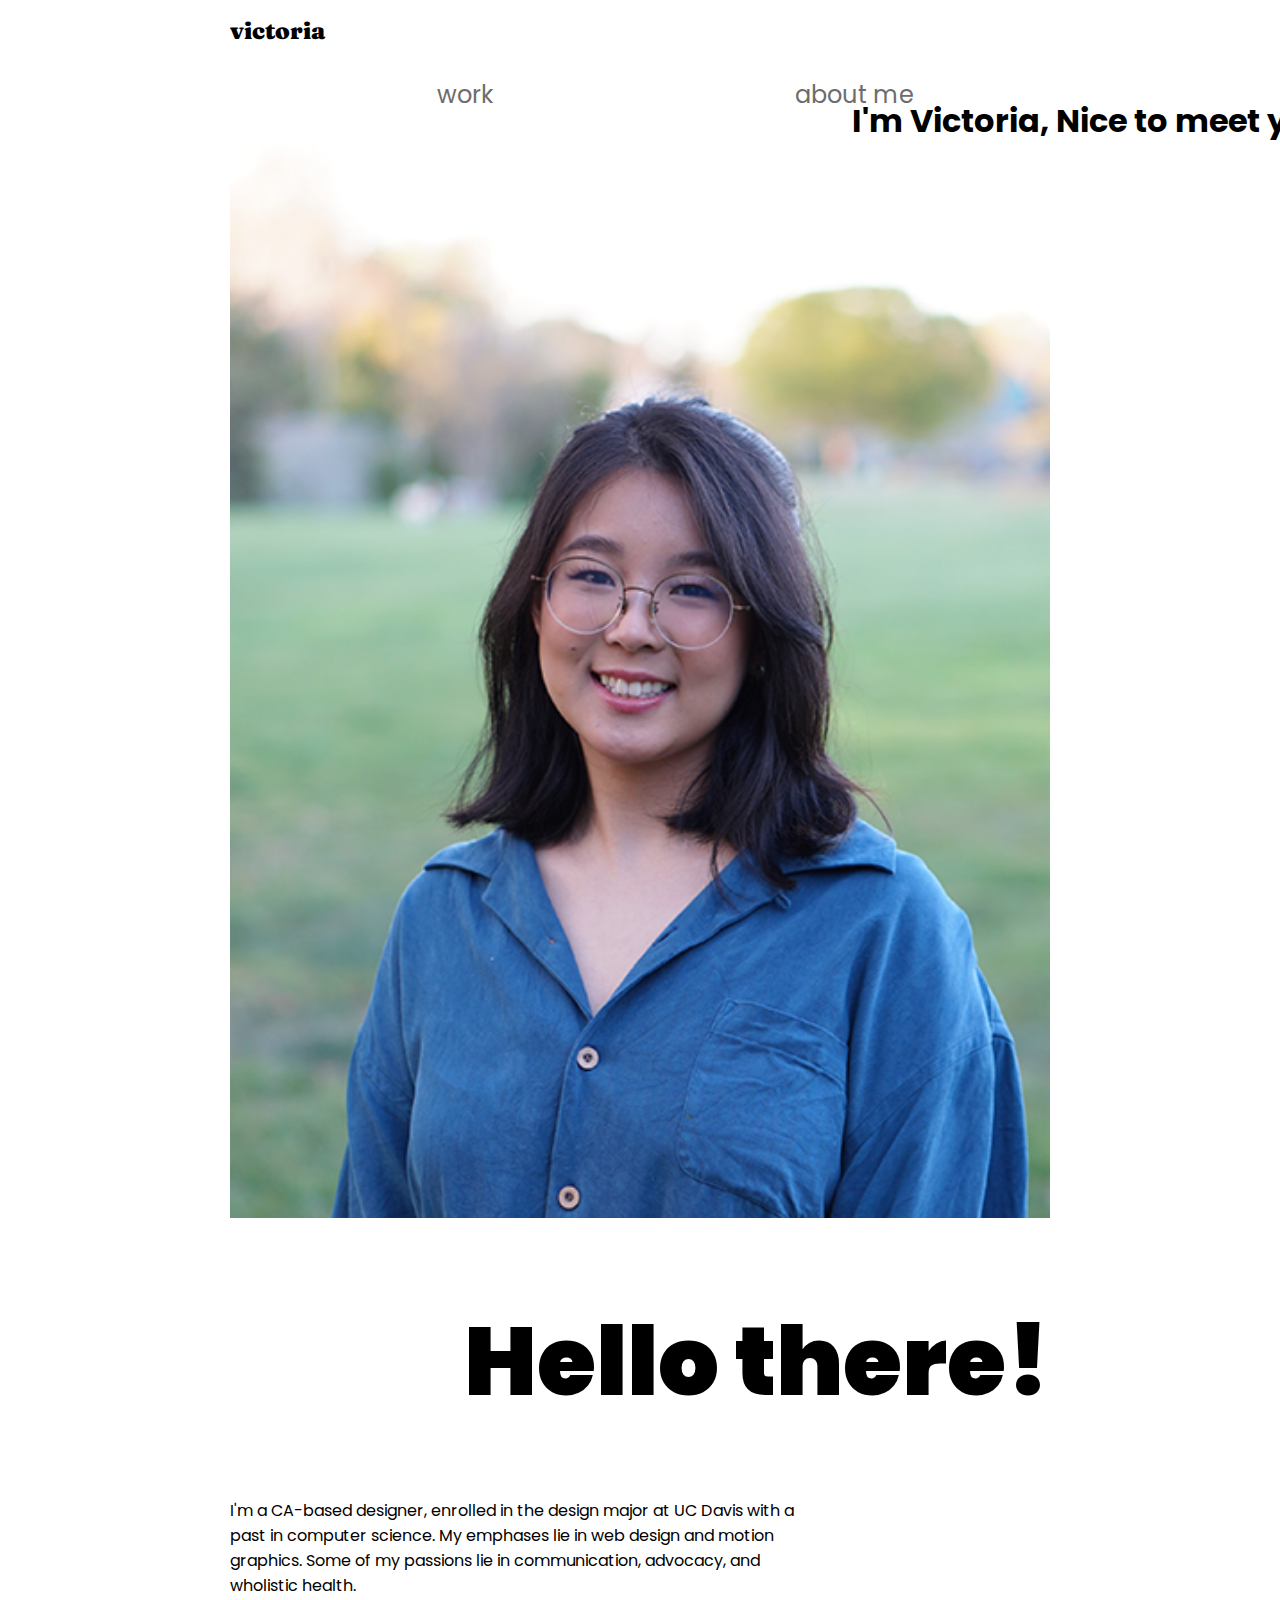
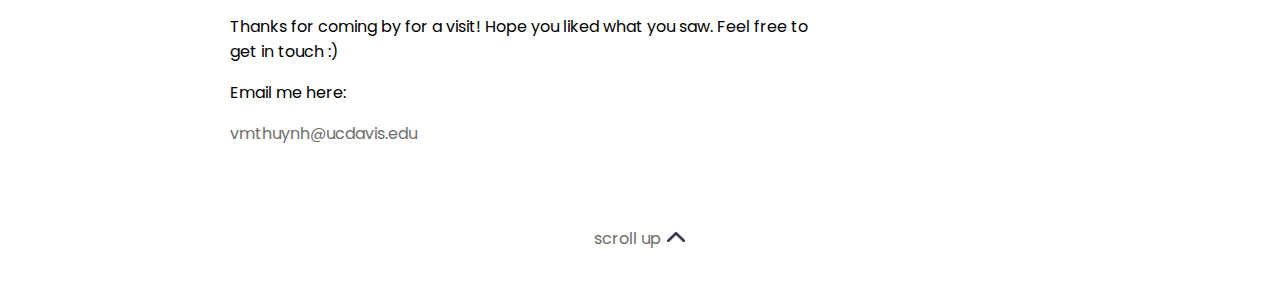
<file: about-me.html>
<!DOCTYPE html>
<html lang="en">
<head>
    <meta charset="UTF-8">
    <meta http-equiv="X-UA-Compatible" content="IE=edge">
    <meta name="viewport" content="width=device-width, initial-scale=1.0">
    <link rel="preconnect" href="https://fonts.googleapis.com">
    <link rel="preconnect" href="https://fonts.gstatic.com" crossorigin>
    <link href="https://fonts.googleapis.com/css2?family=Fraunces:ital,wght@1,500;1,600;1,700;1,800&display=swap" rel="stylesheet">
    <link href="https://fonts.googleapis.com/css2?family=Poppins&display=swap" rel="stylesheet">
    <link rel="stylesheet" href="style.css">
    <title>About Victoria Huynh</title>
</head>
<body>
    <header class="internal">
        <a id="start"></a>
        <h1><a href="index.html">victoria</a></h1>
    </header>   
    
    <nav>
        <ul>
            <li><a href="index.html">work</a><div></div></li>
            <li><a href="about-me.html">about me</a></li>
        </ul>
    </nav>

    <img src="images/me.JPG.png" alt="hello! this is me, victoria. Thanks for popping by">

    <h1>Hello there! </h1>
    <h2>I'm Victoria, Nice to meet you</h2>

    <p>I'm a CA-based designer, enrolled in the design major at UC Davis with a past in computer science. My emphases lie in web design and motion graphics. Some of my passions lie in communication, advocacy, and wholistic health.</p>
    
    <p>Thanks for coming by for a visit! Hope you liked what you saw. Feel free to get in touch :)</p>
    <p>Email me here: </p><a href="mailto:vmthuynh@ucdavis.edu">vmthuynh@ucdavis.edu</a>
    
    <footer>
        <a href="#start">scroll up <img src="images/chevron.png" alt="up chevron"></a>    
    </footer>
</body>
</html>
</file>
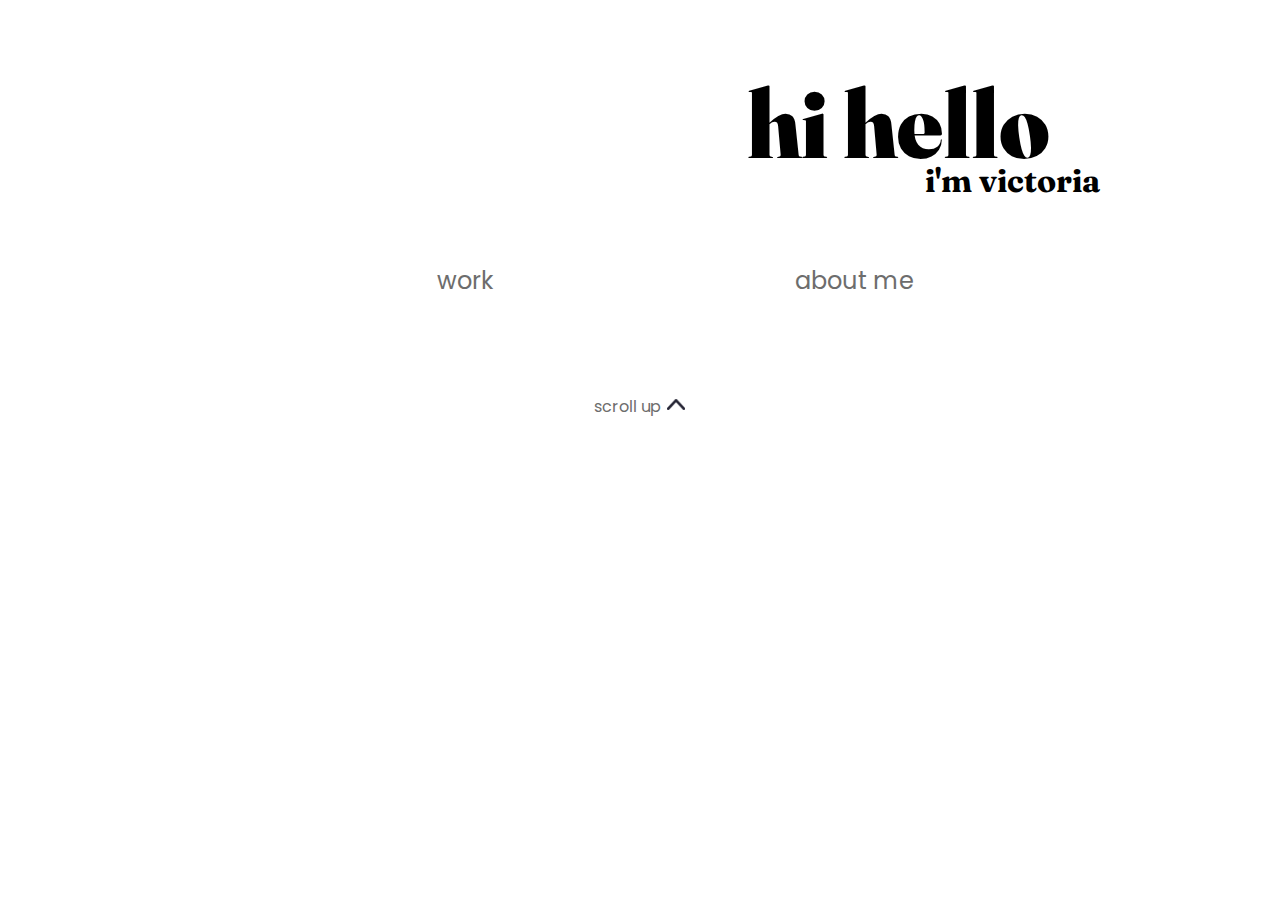
<file: app.html>
<!DOCTYPE html>
<html lang="en">
<head>
    <meta charset="UTF-8">
    <meta http-equiv="X-UA-Compatible" content="IE=edge">
    <meta name="viewport" content="width=device-width, initial-scale=1.0">
    <link rel="preconnect" href="https://fonts.googleapis.com">
    <link rel="preconnect" href="https://fonts.gstatic.com" crossorigin>
    <link href="https://fonts.googleapis.com/css2?family=Fraunces:ital,wght@1,500;1,600;1,700;1,800&display=swap" rel="stylesheet">
    <link href="https://fonts.googleapis.com/css2?family=Poppins&display=swap" rel="stylesheet">
    <link rel="stylesheet" href="style.css">
    <title>App Loading</title>
</head>
<body>
    <header>
        <a id="start"></a>
        <h1>hi hello</h1>
        <h2>i'm victoria</h2>
    </header>  
    
    <nav>
        <ul>
            <li><a href="index.html">work</a><div></div></li>
            <li><a href="about-me.html">about me</a></li>
        </ul>
    </nav>
    
    <footer>
        <a href="#start">scroll up <img src="images/chevron.png" alt="up chevron"></a>    
    </footer>
</body>
</html>
</file>
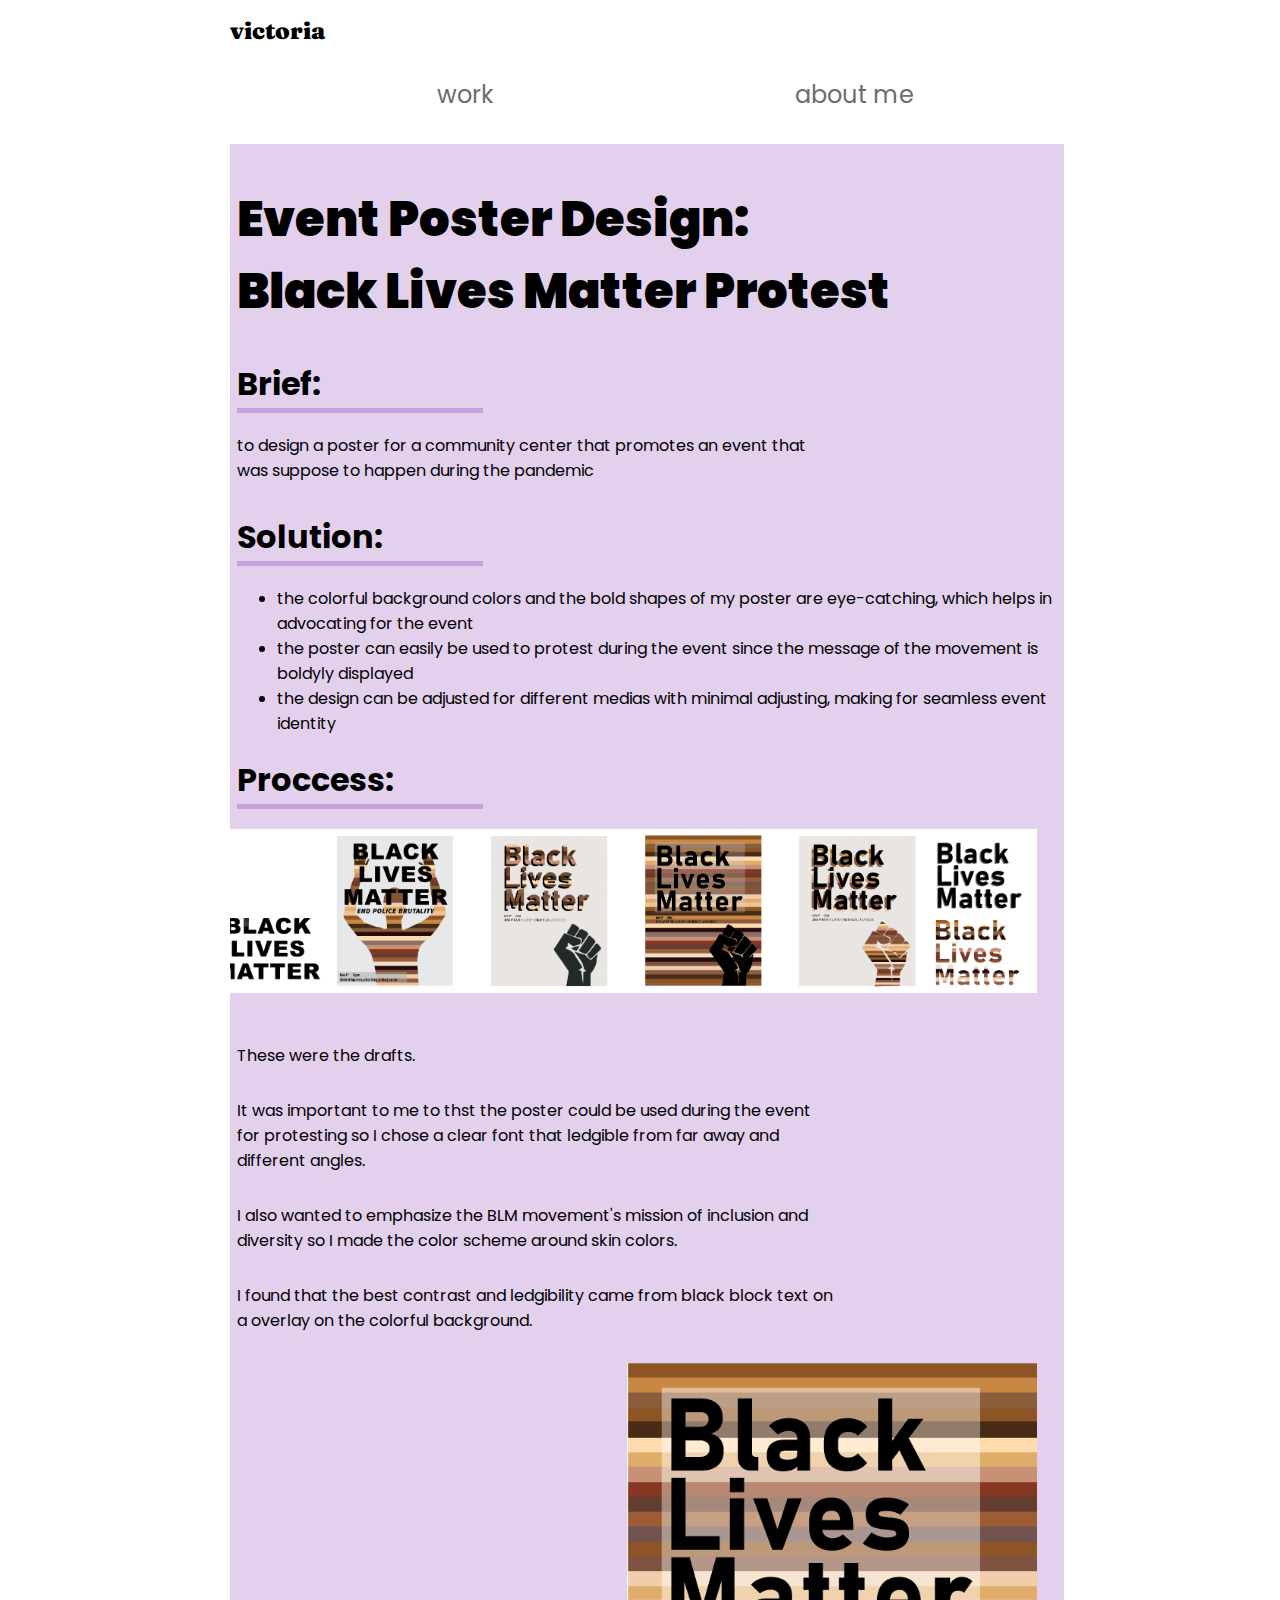
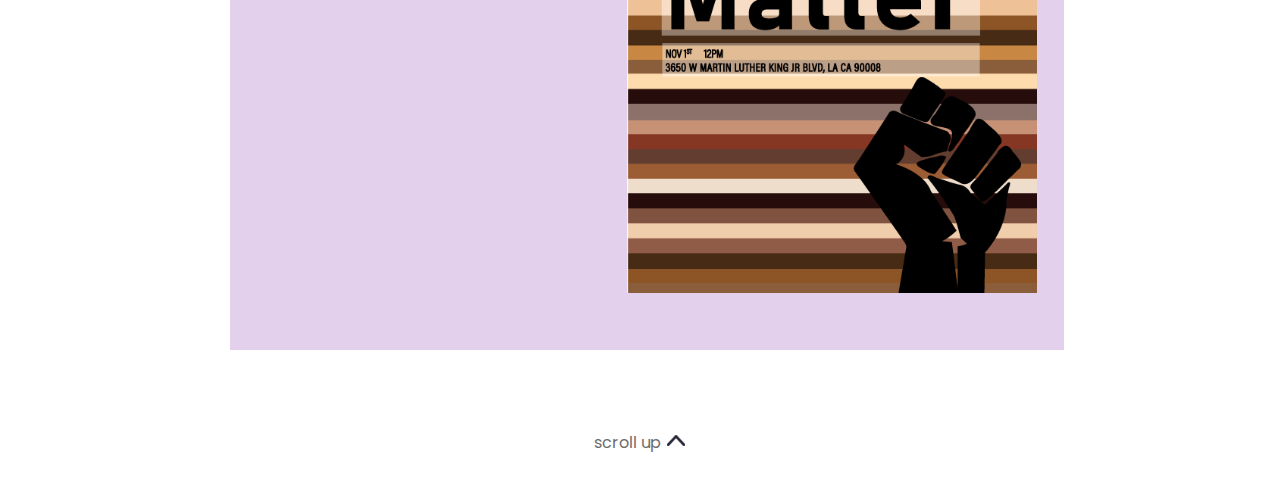
<file: blm.html>
<!DOCTYPE html>
<html lang="en">
<head>
    <meta charset="UTF-8">
    <meta http-equiv="X-UA-Compatible" content="IE=edge">
    <meta name="viewport" content="width=device-width, initial-scale=1.0">
    <link rel="preconnect" href="https://fonts.googleapis.com">
    <link rel="preconnect" href="https://fonts.gstatic.com" crossorigin>
    <link href="https://fonts.googleapis.com/css2?family=Fraunces:ital,wght@1,500;1,600;1,700;1,800&display=swap" rel="stylesheet">
    <link href="https://fonts.googleapis.com/css2?family=Poppins&display=swap" rel="stylesheet">
    <link rel="stylesheet" href="style.css">
    <title>Black Lives Matter Poster</title>
</head>
<body>
    <header class="internal">
        <a id="start"></a>
        <!-- <h1>hi hello</h1> -->
        <h1><a href="index.html">victoria</a></h1>
    </header>  
    
    <nav>
        <ul>
            <li><a href="index.html">work</a><div></div></li>
            <li><a href="about-me.html">about me</a></li>
        </ul>
    </nav>

    <div class="internal">
        <article>
            <h1>Event Poster Design:<br> Black Lives Matter Protest</h1>
            <h2>Brief:</h2>
            <p>to design a poster for a community center that promotes an event that was suppose to happen during the pandemic</p>
            <h2>Solution:</h2>
            <ul class="sol-reasons">
                <li>the colorful background colors and the bold shapes of my poster are eye-catching, which helps in advocating for the event</li>
                <li>the poster can easily be used to protest during the event since the message of the movement is boldyly displayed</li>
                <li>the design can be adjusted for different medias with minimal adjusting, making for seamless event identity</li>
            </ul>
            <h2>Proccess:</h2>
            <img id="detail" src="images/blmposter-p.png" alt="progress picture of posters">
            <p>These were the drafts.</p>
            <p>It was important to me to thst the poster could be used during the event for protesting so I chose a clear font that ledgible from far away and different angles.</p>
            <p>I also wanted to emphasize the BLM movement's mission of inclusion and diversity so I made the color scheme around skin colors.</p>
            <p>I found that the best contrast and ledgibility came from black block text on a overlay on the colorful background.</p>
            <img src="images/bmlposter-f.gif" alt="final blm poster">
        </article>
    </div>
    
    <footer>
        <a href="#start">scroll up <img src="images/chevron.png" alt="up chevron"></a>    
    </footer>
</body>
</html>
</file>
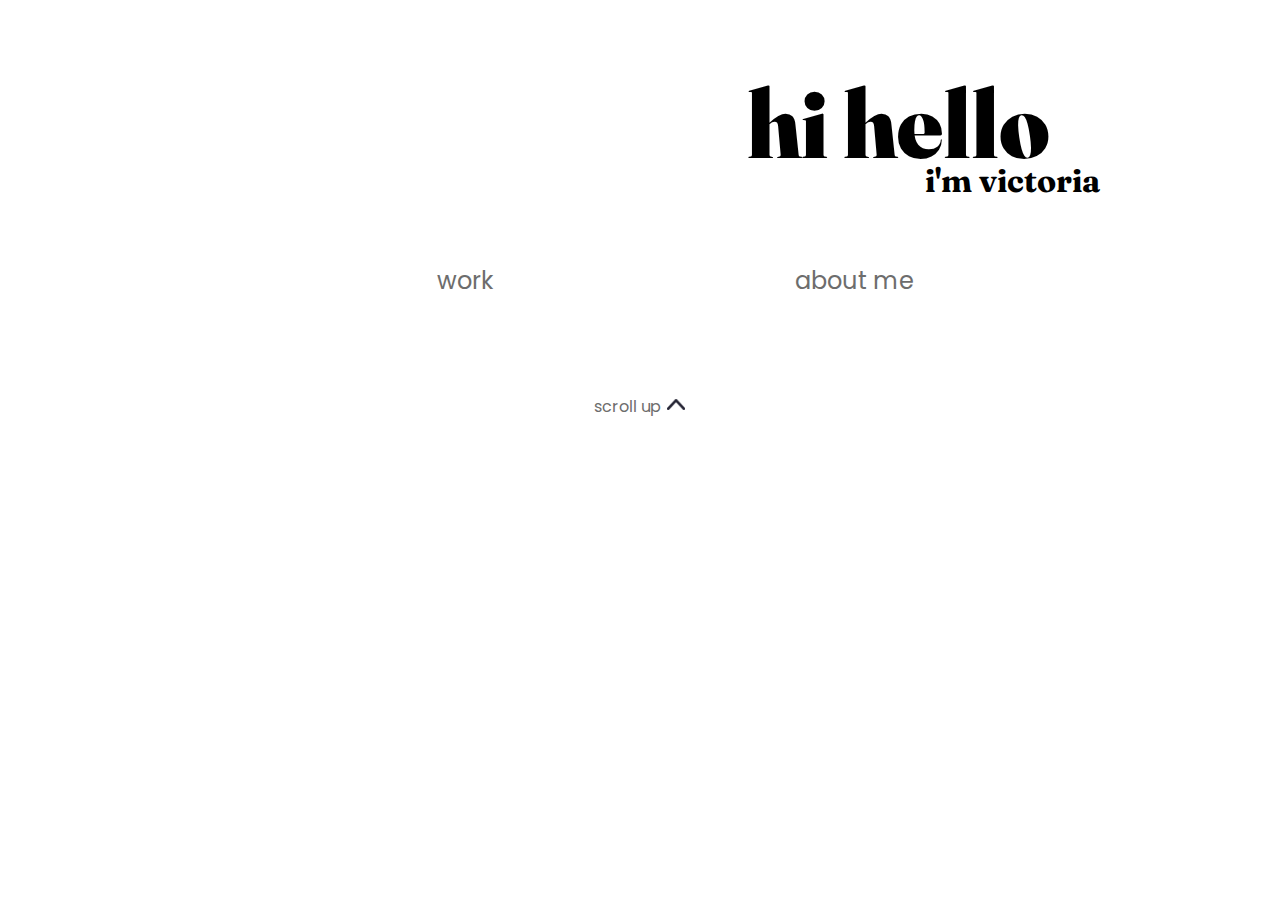
<file: body.html>
<!DOCTYPE html>
<html lang="en">
<head>
    <meta charset="UTF-8">
    <meta http-equiv="X-UA-Compatible" content="IE=edge">
    <meta name="viewport" content="width=device-width, initial-scale=1.0">
    <link rel="preconnect" href="https://fonts.googleapis.com">
    <link rel="preconnect" href="https://fonts.gstatic.com" crossorigin>
    <link href="https://fonts.googleapis.com/css2?family=Fraunces:ital,wght@1,500;1,600;1,700;1,800&display=swap" rel="stylesheet">
    <link href="https://fonts.googleapis.com/css2?family=Poppins&display=swap" rel="stylesheet">
    <link rel="stylesheet" href="style.css">
    <title>Body Positivity Poster</title>
</head>
<body>
    <header>
        <a id="start"></a>
        <h1>hi hello</h1>
        <h2>i'm victoria</h2>
    </header>  
    
    <nav>
        <ul>
            <li><a href="index.html">work</a><div></div></li>
            <li><a href="about-me.html">about me</a></li>
        </ul>
    </nav>
    
    <footer>
        <a href="#start">scroll up <img src="images/chevron.png" alt="up chevron"></a>    
    </footer>
</body>
</html>
</file>
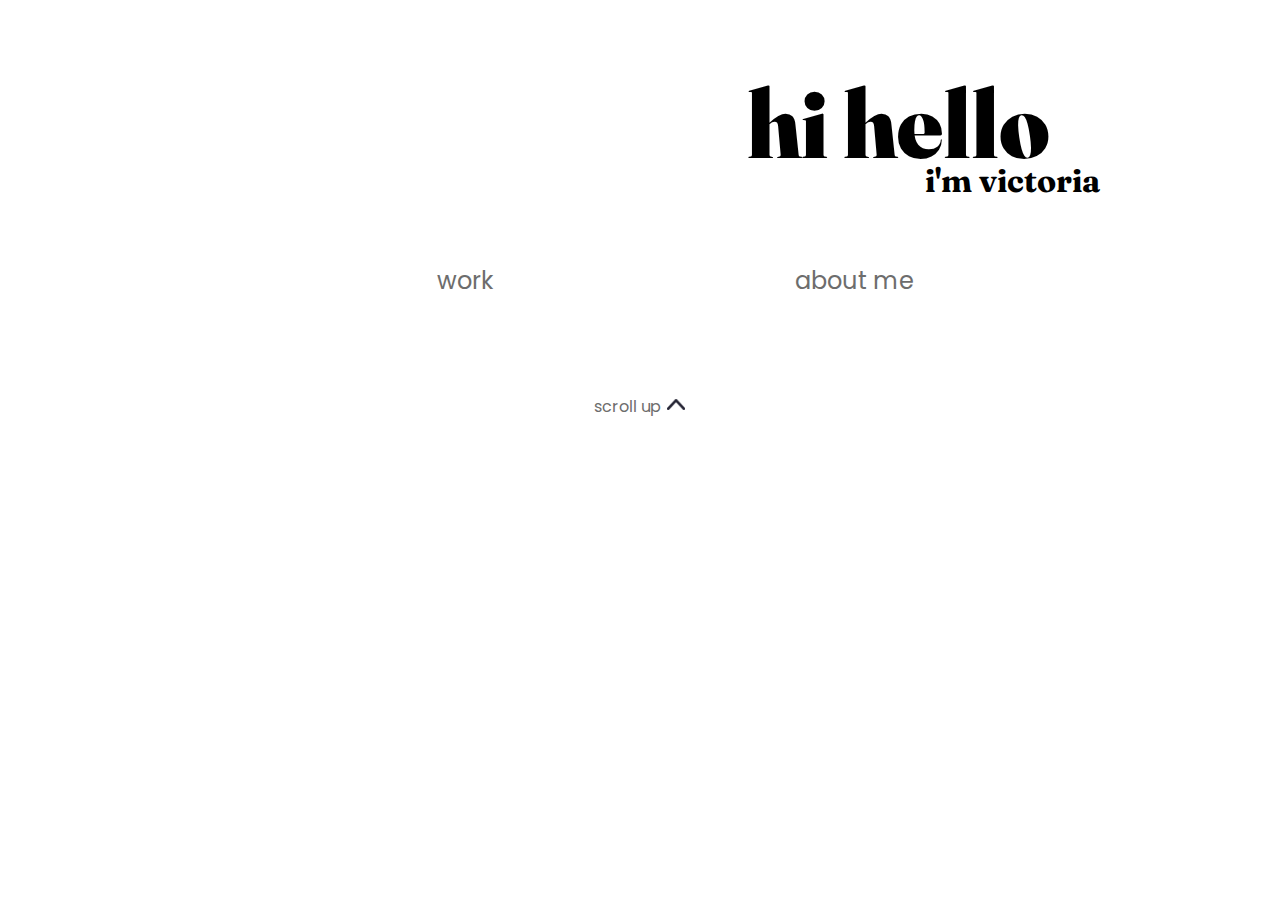
<file: card.html>
<!DOCTYPE html>
<html lang="en">
<head>
    <meta charset="UTF-8">
    <meta http-equiv="X-UA-Compatible" content="IE=edge">
    <meta name="viewport" content="width=device-width, initial-scale=1.0">
    <link rel="preconnect" href="https://fonts.googleapis.com">
    <link rel="preconnect" href="https://fonts.gstatic.com" crossorigin>
    <link href="https://fonts.googleapis.com/css2?family=Fraunces:ital,wght@1,500;1,600;1,700;1,800&display=swap" rel="stylesheet">
    <link href="https://fonts.googleapis.com/css2?family=Poppins&display=swap" rel="stylesheet">
    <link rel="stylesheet" href="style.css">
    <title>Happier Days Card</title>
</head>
<body>
    <header>
        <a id="start"></a>
        <h1>hi hello</h1>
        <h2>i'm victoria</h2>
    </header>  
    
    <nav>
        <ul>
            <li><a href="index.html">work</a><div></div></li>
            <li><a href="about-me.html">about me</a></li>
        </ul>
    </nav>
    
    <footer>
        <a href="#start">scroll up <img src="images/chevron.png" alt="up chevron"></a>    
    </footer>
</body>
</html>
</file>
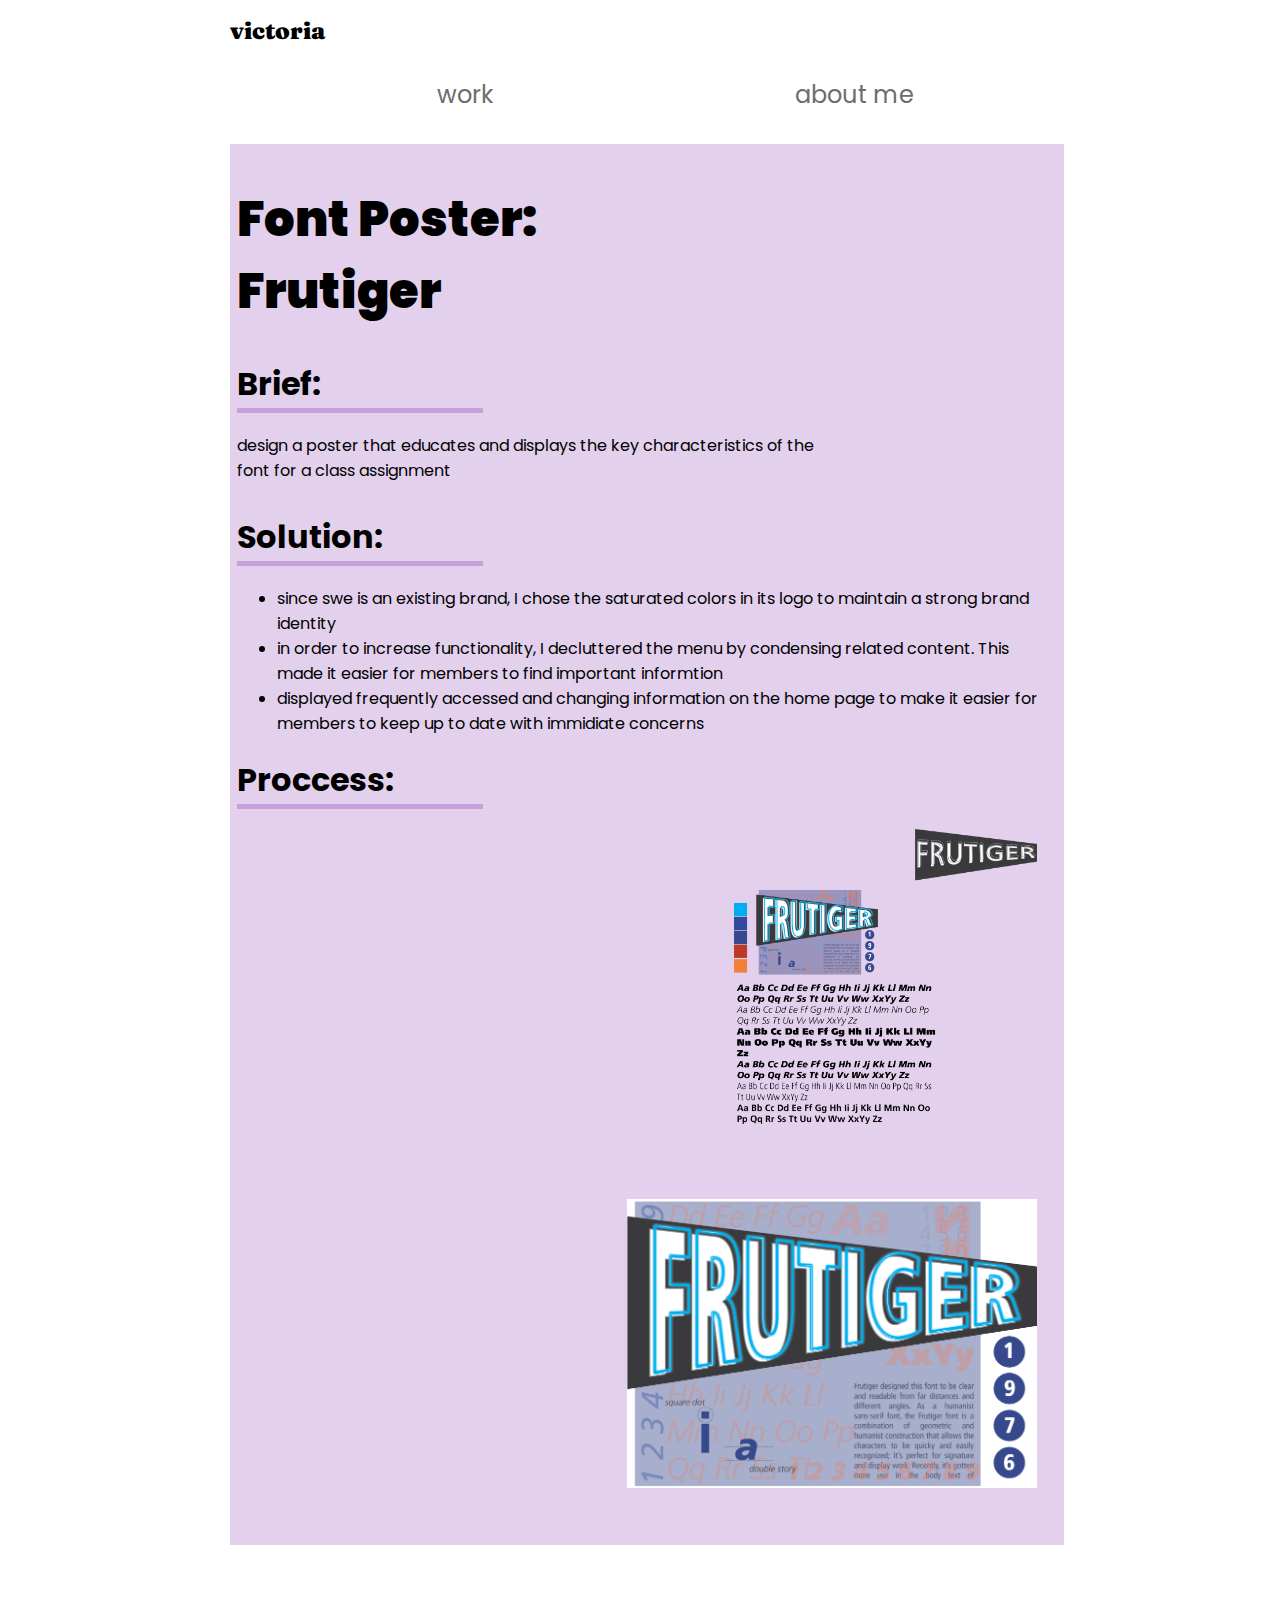
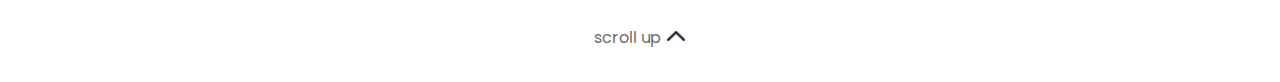
<file: font-poster.html>
<!DOCTYPE html>
<html lang="en">
<head>
    <meta charset="UTF-8">
    <meta http-equiv="X-UA-Compatible" content="IE=edge">
    <meta name="viewport" content="width=device-width, initial-scale=1.0">
    <link rel="preconnect" href="https://fonts.googleapis.com">
    <link rel="preconnect" href="https://fonts.gstatic.com" crossorigin>
    <link href="https://fonts.googleapis.com/css2?family=Fraunces:ital,wght@1,500;1,600;1,700;1,800&display=swap" rel="stylesheet">
    <link href="https://fonts.googleapis.com/css2?family=Poppins&display=swap" rel="stylesheet">
    <link rel="stylesheet" href="style.css">
    <title>Frutiger Poster</title>
</head>
<body>
    <header class="internal">
        <a id="start"></a>
        <!-- <h1>hi hello</h1> -->
        <h1><a href="index.html">victoria</a></h1>
    </header>  
    
    <nav>
        <ul>
            <li><a href="index.html">work</a><div></div></li>
            <li><a href="about-me.html">about me</a></li>
        </ul>
    </nav>

    <div class="internal">
        <article>
            <h1>Font Poster:<br> Frutiger</h1>
            <h2>Brief:</h2>
            <p>design a poster that educates and displays the key characteristics of the font for a class assignment</p>
            <h2>Solution:</h2>
            <ul class="sol-reasons">
                <li>since swe is an existing brand, I chose the saturated colors in its logo to maintain a strong brand identity</li>
                <li>in order to increase functionality, I decluttered the menu by condensing related content. This made it easier for members to find important informtion</li>
                <li>displayed frequently accessed and changing information on the home page to make it easier for members to keep up to date with immidiate concerns</li>
            </ul>
            <h2>Proccess:</h2>
            <img src="images/FrutigerFontPoster-Pspread.png" alt="font poster proccess">
            <img src="images/FrutigerFontPoster-p.gif" alt="font poster final form">
    </div>
    
    <footer>
        <a href="#start">scroll up <img src="images/chevron.png" alt="up chevron"></a>    
    </footer>
</body>
</html>
</file>
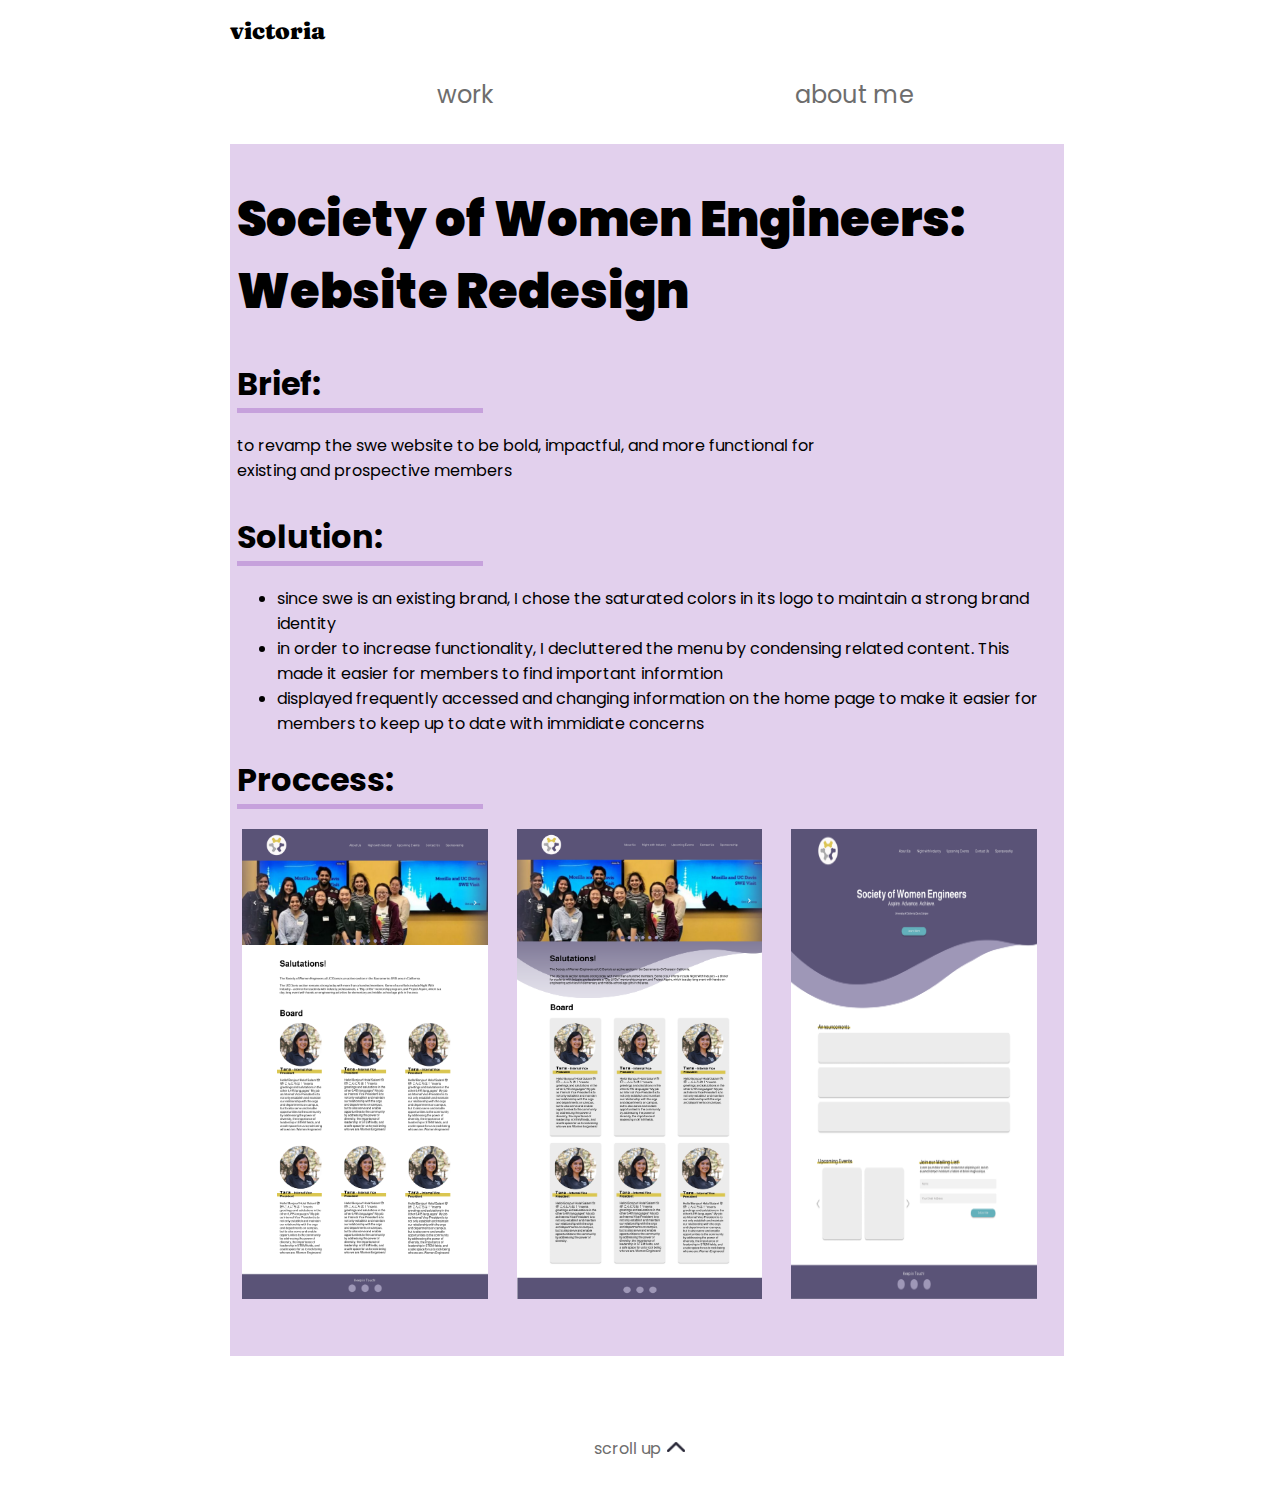
<file: swe.html>
<!DOCTYPE html>
<html lang="en">
<head>
    <meta charset="UTF-8">
    <meta http-equiv="X-UA-Compatible" content="IE=edge">
    <meta name="viewport" content="width=device-width, initial-scale=1.0">
    <link rel="preconnect" href="https://fonts.googleapis.com">
    <link rel="preconnect" href="https://fonts.gstatic.com" crossorigin>
    <link href="https://fonts.googleapis.com/css2?family=Fraunces:ital,wght@1,500;1,600;1,700;1,800&display=swap" rel="stylesheet">
    <link href="https://fonts.googleapis.com/css2?family=Poppins&display=swap" rel="stylesheet">
    <link rel="stylesheet" href="style.css">
    <title>SWE Website Redesign</title>
</head>
<body>
    <header class="internal">
        <a id="start"></a>
        <!-- <h1>hi hello</h1> -->
        <h1><a href="index.html">victoria</a></h1>
    </header>  
    
    <nav>
        <ul>
            <li><a href="index.html">work</a><div></div></li>
            <li><a href="about-me.html">about me</a></li>
        </ul>
    </nav>

    <div class="internal">
        <article>
            <h1>Society of Women Engineers:<br> Website Redesign</h1>
            <h2>Brief:</h2>
            <p>to revamp the swe website to be bold, impactful, and more functional for existing and prospective members</p>
            <h2>Solution:</h2>
            <ul class="sol-reasons">
                <li>since swe is an existing brand, I chose the saturated colors in its logo to maintain a strong brand identity</li>
                <li>in order to increase functionality, I decluttered the menu by condensing related content. This made it easier for members to find important informtion</li>
                <li>displayed frequently accessed and changing information on the home page to make it easier for members to keep up to date with immidiate concerns</li>
            </ul>
            <h2>Proccess:</h2>
            <section class="gallery">
                <img src="images/swe-About-Us.png" alt="initial about us spread">
                <img src="images/swe-about-us-cards.png" alt="revised about us spread">
                <img src="images/swe-Home.png" alt="swe home page">
            </section>
        </article>
    </div>
    
    <footer>
        <a href="#start">scroll up <img src="images/chevron.png" alt="up chevron"></a>    
    </footer>
</body>
</html>
</file>
<file: style.css>
/* purple: C6A1DC
    green: B0E089 */

    html {
        scroll-behavior: smooth;
    }
    
    html, body {
        font-family: 'Poppins', sans-serif;
        width: 80%;
        margin: auto;
        
        /* background-image: url(images/bg.png);
        background-repeat: no-repeat;
        background-position: 80% 0% ; */
    }
    
    header {
        position: relative;
        font-family: 'Fraunces', serif
    }
    
    article {
        position: relative;
        overflow: hidden;
        width: 100%;
        padding: 7px;
        background: rgba(198,161,220,0.5);
    }
    article div {
        position: absolute;
        height: 100%;
        width: 100%;
        top: 0;
        left: -100%;
    
        background-color: rgba(255,255,255, 0.6);
        color: #6D6D6D;
        font-weight: 900;
    
        transition: all 400ms cubic-bezier(0.820, 0.000, 0.580, 1);;
    
        display: flex;
        align-items: center;
        justify-content: center;
        align-content: center;
    }
    article:hover div {
        top: 0;
        left: 0;
    }

    article video {
        width: 100%;
        height: auto;
    }
    
    h1 {
        font-size: 6em;
        font-weight: 900;
        text-align: right;
    }
    
    h2{
        font-size: 2em;
        position: absolute;
        right: -50px;
        top: 70px;
    }
    
    
    h3 {
        position: relative;
        font-size: 1.3em;
    }
    
    img {
        width: 100%;
        height: auto;
    }
    
    a {
        text-decoration: none;
        color: #6D6D6D;
    }
    
    nav ul {
        list-style-type: none;
        display: flex;
        justify-content: center;
    }
    
    nav ul li {
        flex: 1;
        position: relative;
        /* overflow: hidden; */
    }
    
    
    nav ul li a {
        display: block;
        text-align: center;
        color: #6D6D6D;
        font-size: 1.5em;
        line-height: 2.8em;
    }
    nav ul li a:hover {
        color: black;
        font-weight: 500;
    }
    
    .container {
        display: grid;
        grid-template-columns: 1fr 1fr 1fr;
        grid-template-rows: 1fr 1fr;
        grid-gap: 50px;
    
        margin: 5vh 0;
    }
    
    footer {
        text-align: center; 
        margin: 5em 0 2em;
    }
    
    footer img {
        width: 18px;
        height: auto;
        margin: 2px;
    }
    
    p {
        max-width: 60ch;
    }
    

    /* internal pages */
    header.internal h1 {
        font-size: 1.5em;
        text-align: left;
    }

    .internal h1 {
        font-size: 3em;
        text-align:left;
    }
    
    article.internal {
        background: transparent;
    }

    .internal video {
        width: 700;
        height: auto;
    }

    .internal img {
        width: 50%;
        height: auto;
        float: right;
        padding: 0 20px 50px 5px;
        margin: 0;
    }

    .internal img#de-full {
        width: 95%;
        height: auto;
        padding: 0 20px 10px 5px;
    }
    
    /* .de img {
        float: right;
        width: 45%;
        height: auto;
        padding: 30px;
    } */

    .internal h1 a {
        color: black;
    }

    video {
        margin-left:auto;
        margin-right: auto;
        display: block;
    }

    .gallery {
        display: flex;
        flex-direction: row;
        flex-wrap: wrap;
        justify-content: space-between;
    }

    .gallery img {
        width: 30%;
        height: auto;
    }
    
    img#profile {
        height: 400px;
        width: auto;
        margin-right: 100px;
    }
    
    img#detail {
        width: 100%;
    }
    
    .internal h2 {
        position: initial;
        margin: 20px 0;
        border-bottom: 5px solid #C6A1DC;
        width: 30%;
    }
    
    .internal p {
        /* margin: 0 0 30px 45px; */
        margin-bottom: 30px;
    }
    
    /*contact me only */
    #contact p {
        margin-bottom: 10px;
    }
    
    
    @media only screen and (max-width: 599px) {
        body {
            width: 90%;
            margin: auto;
        }
    
        h2 {
            right: 0px;
        }
    
        ul {
            width: 40%;
            padding: 0;
        }
    
        nav ul {
            display: block;
        }
    
        nav ul li a {
            width: 140px;
            font-size: 1em;
            text-align: left;
        }
    
        .container {
            grid-template-columns: 1fr;
            margin: 20px 0;
        }
    
        article {
            width: 80%;
            overflow: inherit;
        }
        
        article div {
            height: 20%;
            top: 75%;
            left: 30%;
            /* background-color: #6D6D6D; */
            background-color: aliceblue;
            opacity: 80%;
            justify-content: left;
            padding-left: 20px;
        }
        article:hover div {
            top: 75%;
            left: 30%;
        }
        article h3 { 
            color: white;
        }
    
        footer {
            margin: 2em 0;
        }
        
    }
</file>
